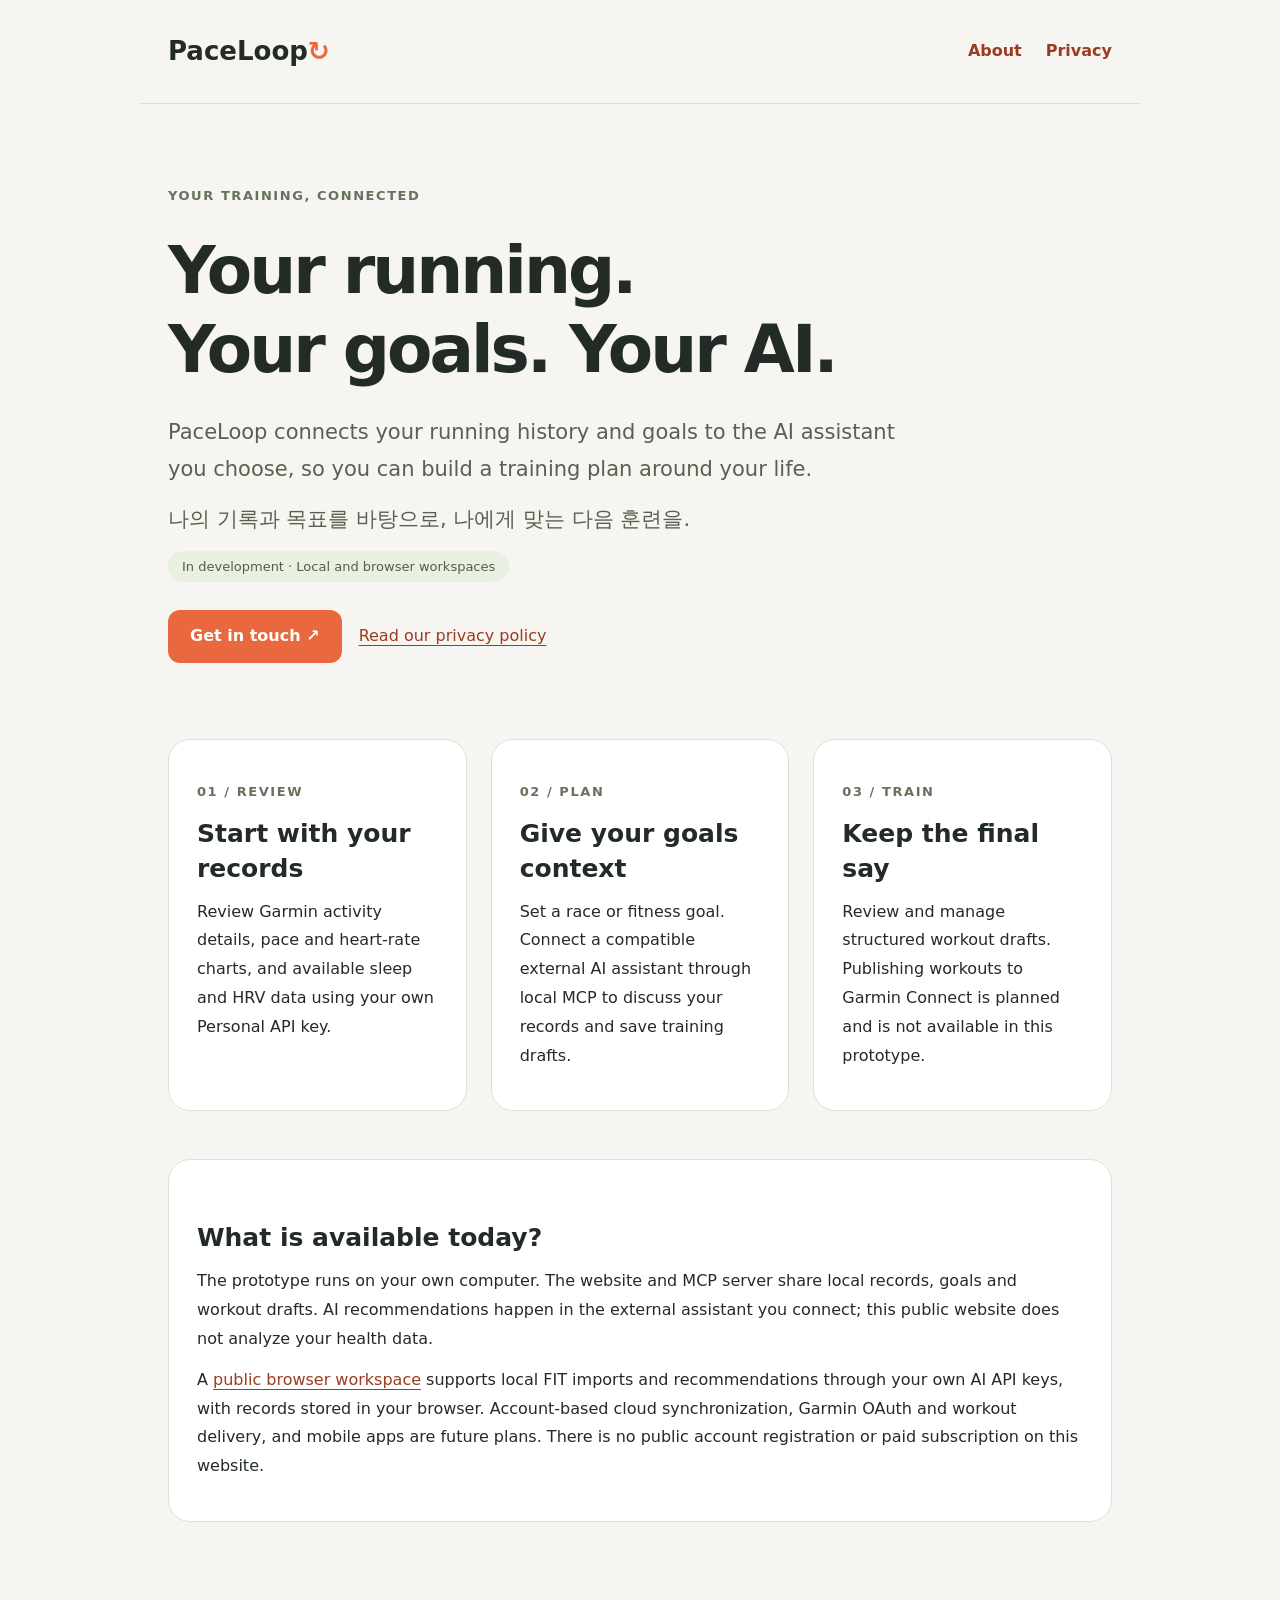
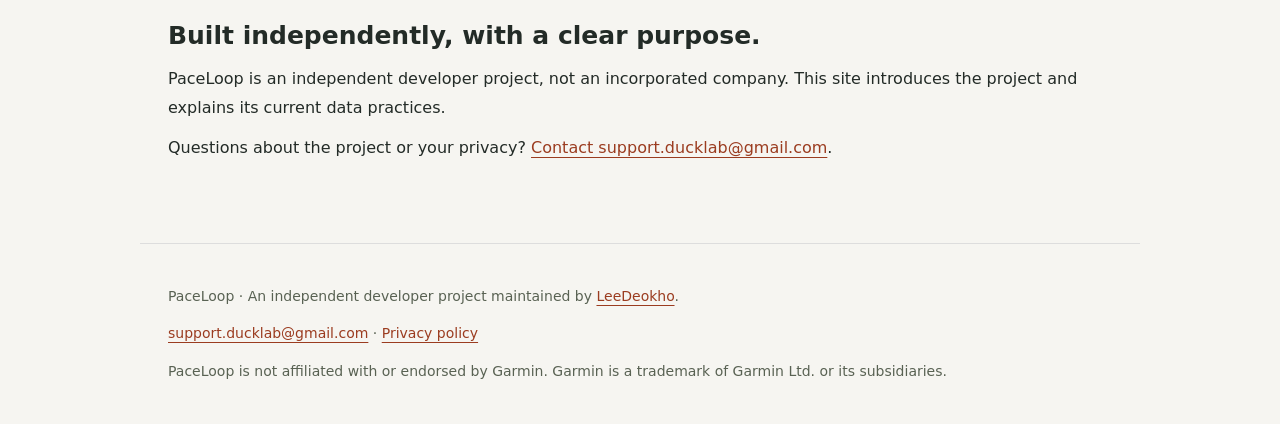
<file: index.html>
<!doctype html>
<html lang="en">
<head>
<meta charset="utf-8">
<meta name="viewport" content="width=device-width,initial-scale=1">
<title>Your training, connected | PaceLoop</title>
<meta name="description" content="PaceLoop, an independent running training project. Learn about the local prototype and how data is handled.">
<link rel="stylesheet" href="./style.css">
</head>
<body>
<header>
<a class="brand" href="./">PaceLoop<span aria-hidden="true" style="color:#e9683d">↻</span>
</a>
<nav aria-label="Main navigation">
<a href="./">About</a>
<a href="./privacy/">Privacy</a>
</nav>
</header>
<main>
<section class="hero">
<p class="eyebrow">YOUR TRAINING, CONNECTED</p>
<h1>Your running.<br>Your goals. Your AI.</h1>
<p class="lead">PaceLoop connects your running history and goals to the AI assistant you choose, so you can build a training plan around your life.</p>
<p lang="ko" class="lead">나의 기록과 목표를 바탕으로, 나에게 맞는 다음 훈련을.</p>
<span class="tag">In development · Local and browser workspaces</span>
<p>
<a class="button" href="mailto:support.ducklab@gmail.com">Get in touch ↗</a>
<a href="privacy/">Read our privacy policy</a>
</p>
</section>
<section class="grid" aria-label="How PaceLoop works">
<article class="panel">
<p class="eyebrow">01 / REVIEW</p>
<h2>Start with your records</h2>
<p>Review Garmin activity details, pace and heart-rate charts, and available sleep and HRV data using your own Personal API key.</p>
</article>
<article class="panel">
<p class="eyebrow">02 / PLAN</p>
<h2>Give your goals context</h2>
<p>Set a race or fitness goal. Connect a compatible external AI assistant through local MCP to discuss your records and save training drafts.</p>
</article>
<article class="panel">
<p class="eyebrow">03 / TRAIN</p>
<h2>Keep the final say</h2>
<p>Review and manage structured workout drafts. Publishing workouts to Garmin Connect is planned and is not available in this prototype.</p>
</article>
</section>
<section class="panel">
<h2>What is available today?</h2>
<p>The prototype runs on your own computer. The website and MCP server share local records, goals and workout drafts. AI recommendations happen in the external assistant you connect; this public website does not analyze your health data.</p>
<p>A <a href="https://paceloop.emeralho.workers.dev/">public browser workspace</a> supports local FIT imports and recommendations through your own AI API keys, with records stored in your browser. Account-based cloud synchronization, Garmin OAuth and workout delivery, and mobile apps are future plans. There is no public account registration or paid subscription on this website.</p>
</section>
<section class="hero">
<h2>Built independently, with a clear purpose.</h2>
<p>PaceLoop is an independent developer project, not an incorporated company. This site introduces the project and explains its current data practices.</p>
<p>Questions about the project or your privacy? <a href="mailto:support.ducklab@gmail.com">Contact support.ducklab@gmail.com</a>.</p>
</section>
</main>
<footer>
<p>PaceLoop · An independent developer project maintained by <a href="https://github.com/LeeDeokho">LeeDeokho</a>.</p>
<p>
<a href="mailto:support.ducklab@gmail.com">support.ducklab@gmail.com</a> · <a href="./privacy/">Privacy policy</a>
</p>
<p>PaceLoop is not affiliated with or endorsed by Garmin. Garmin is a trademark of Garmin Ltd. or its subsidiaries.</p>
</footer>
</body>
</html>
</file>
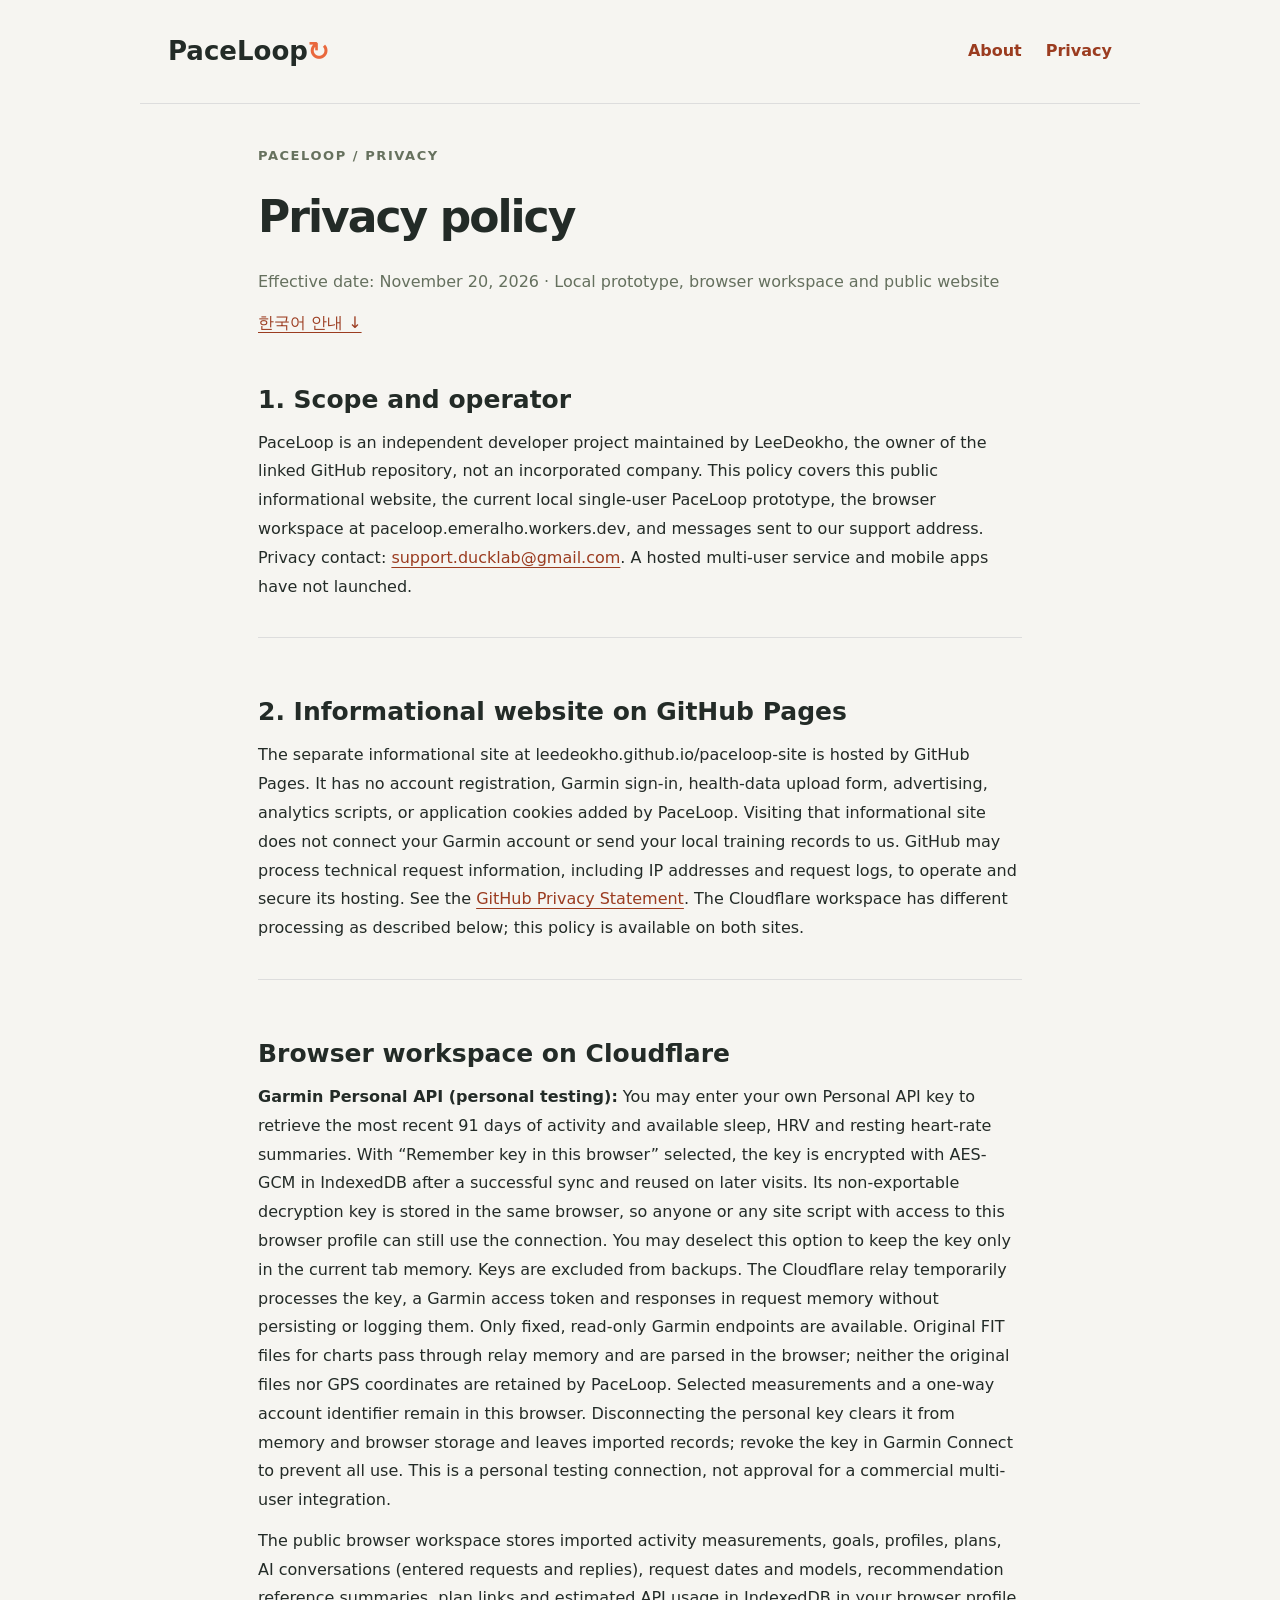
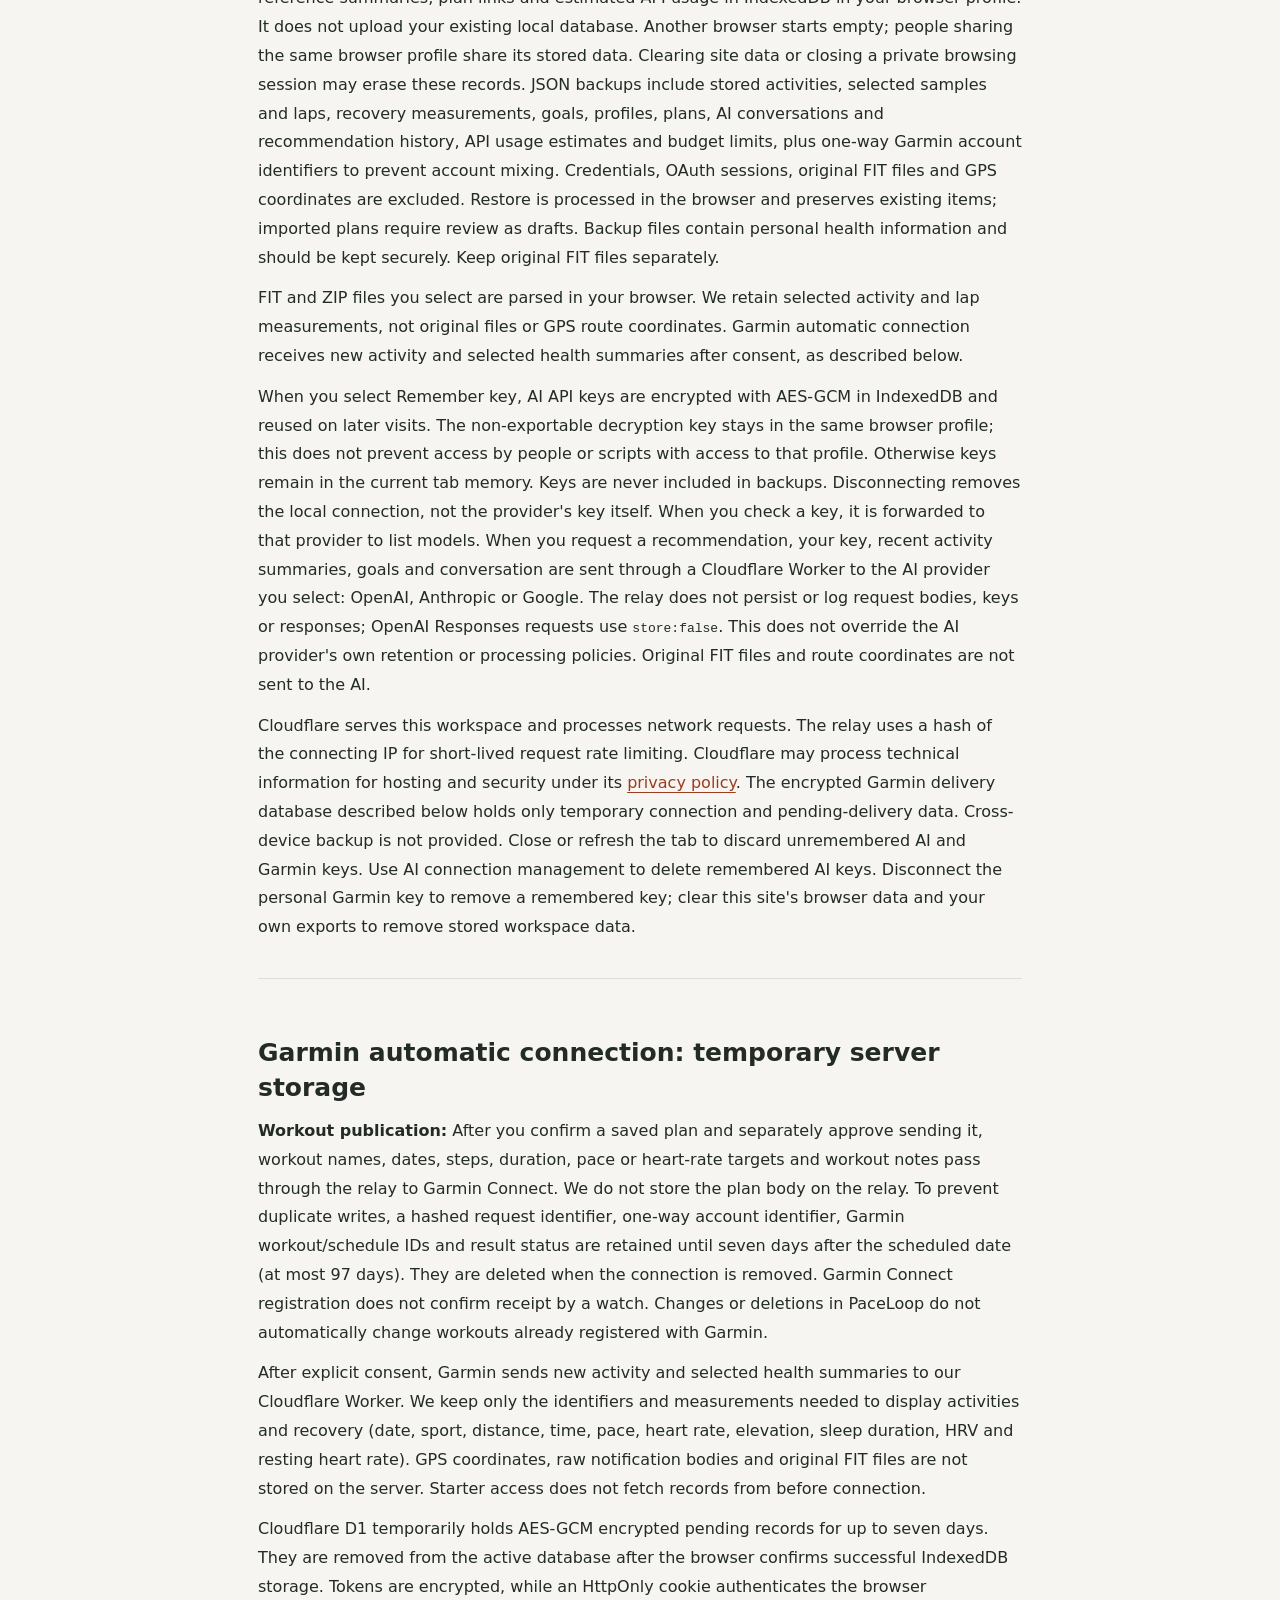
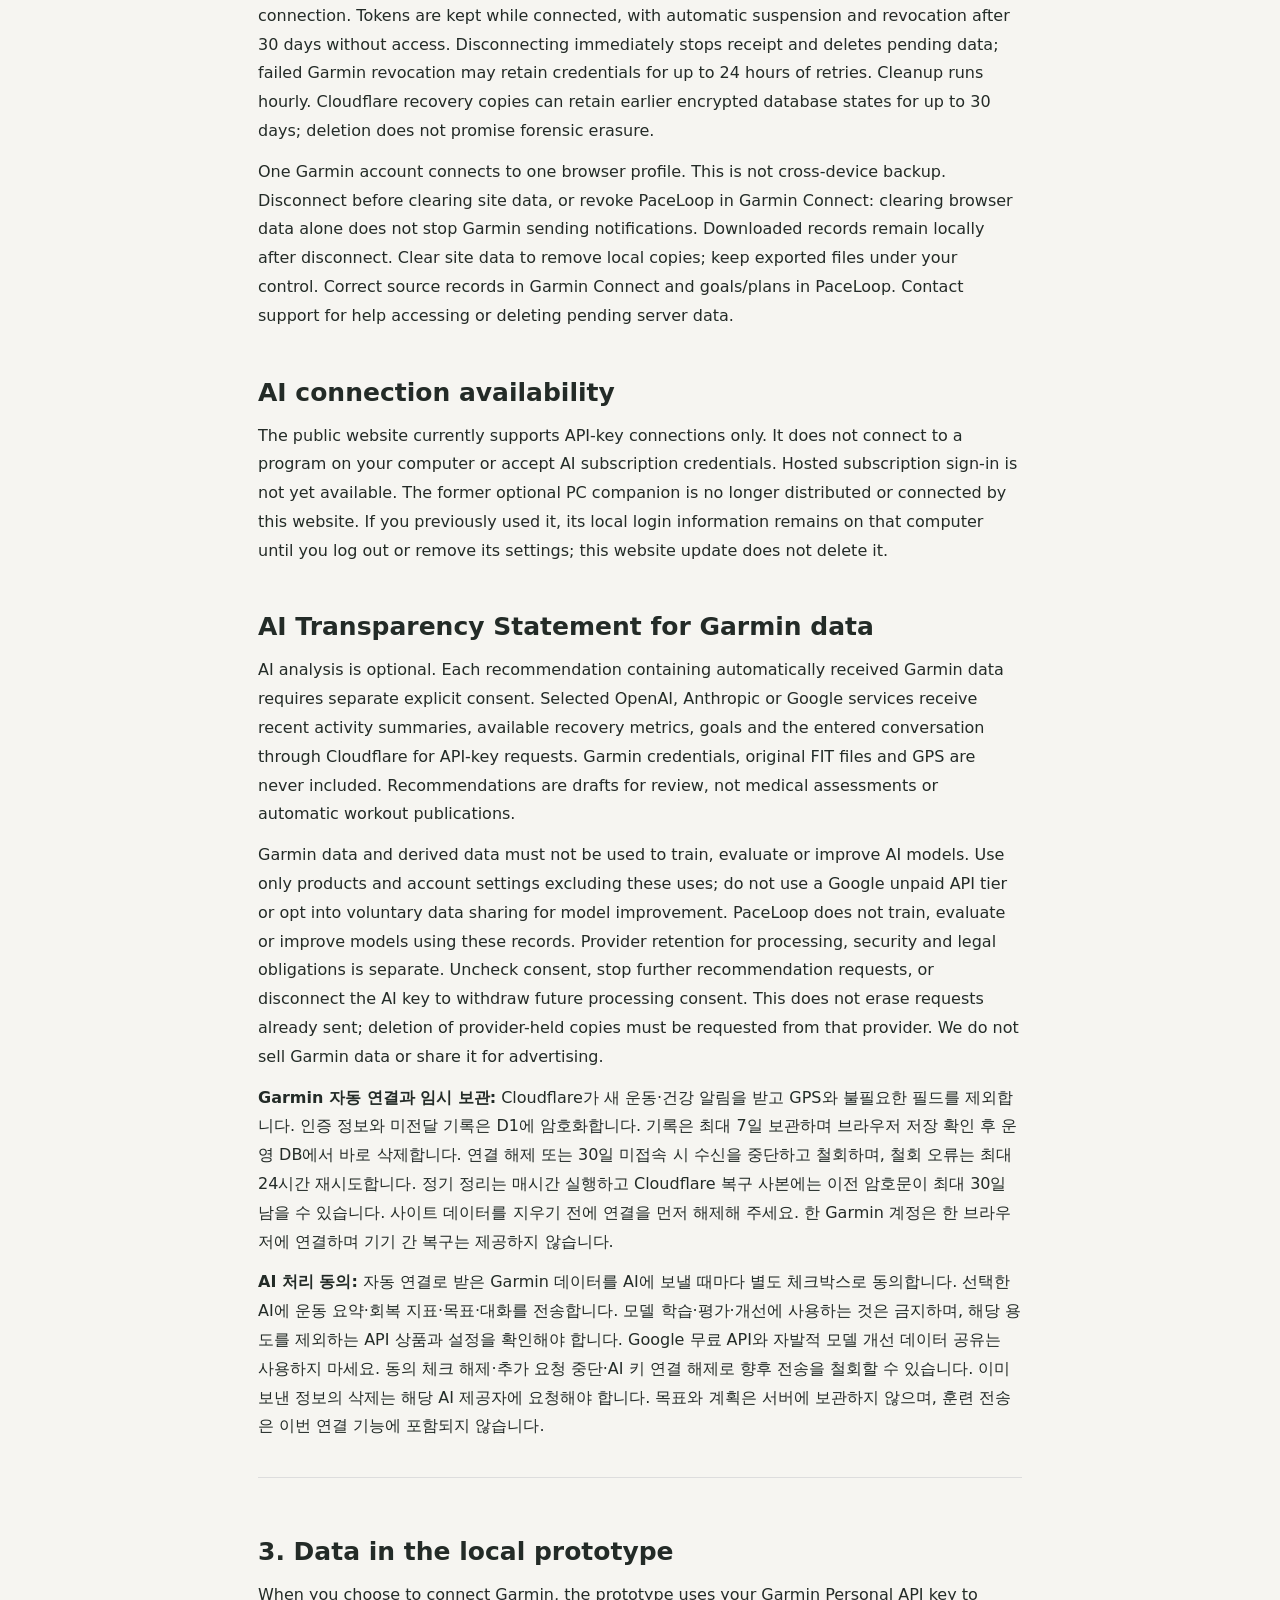
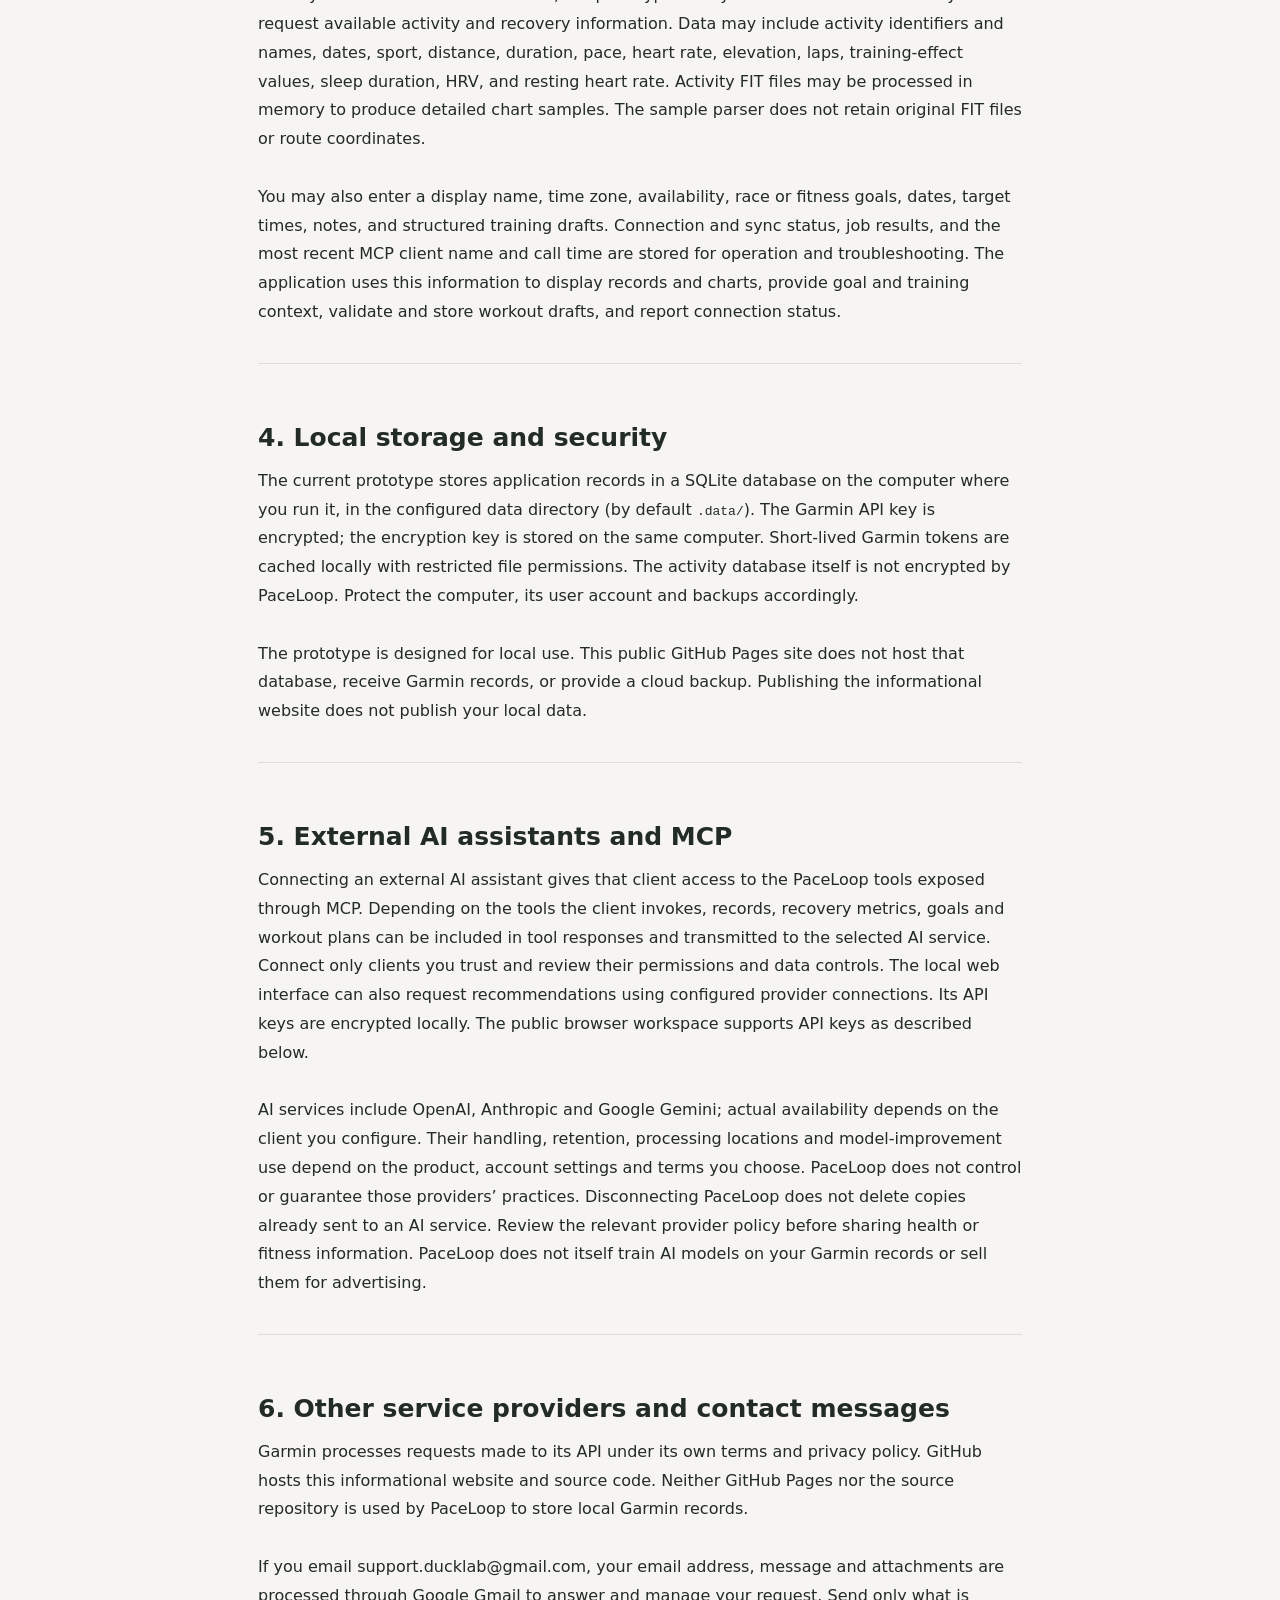
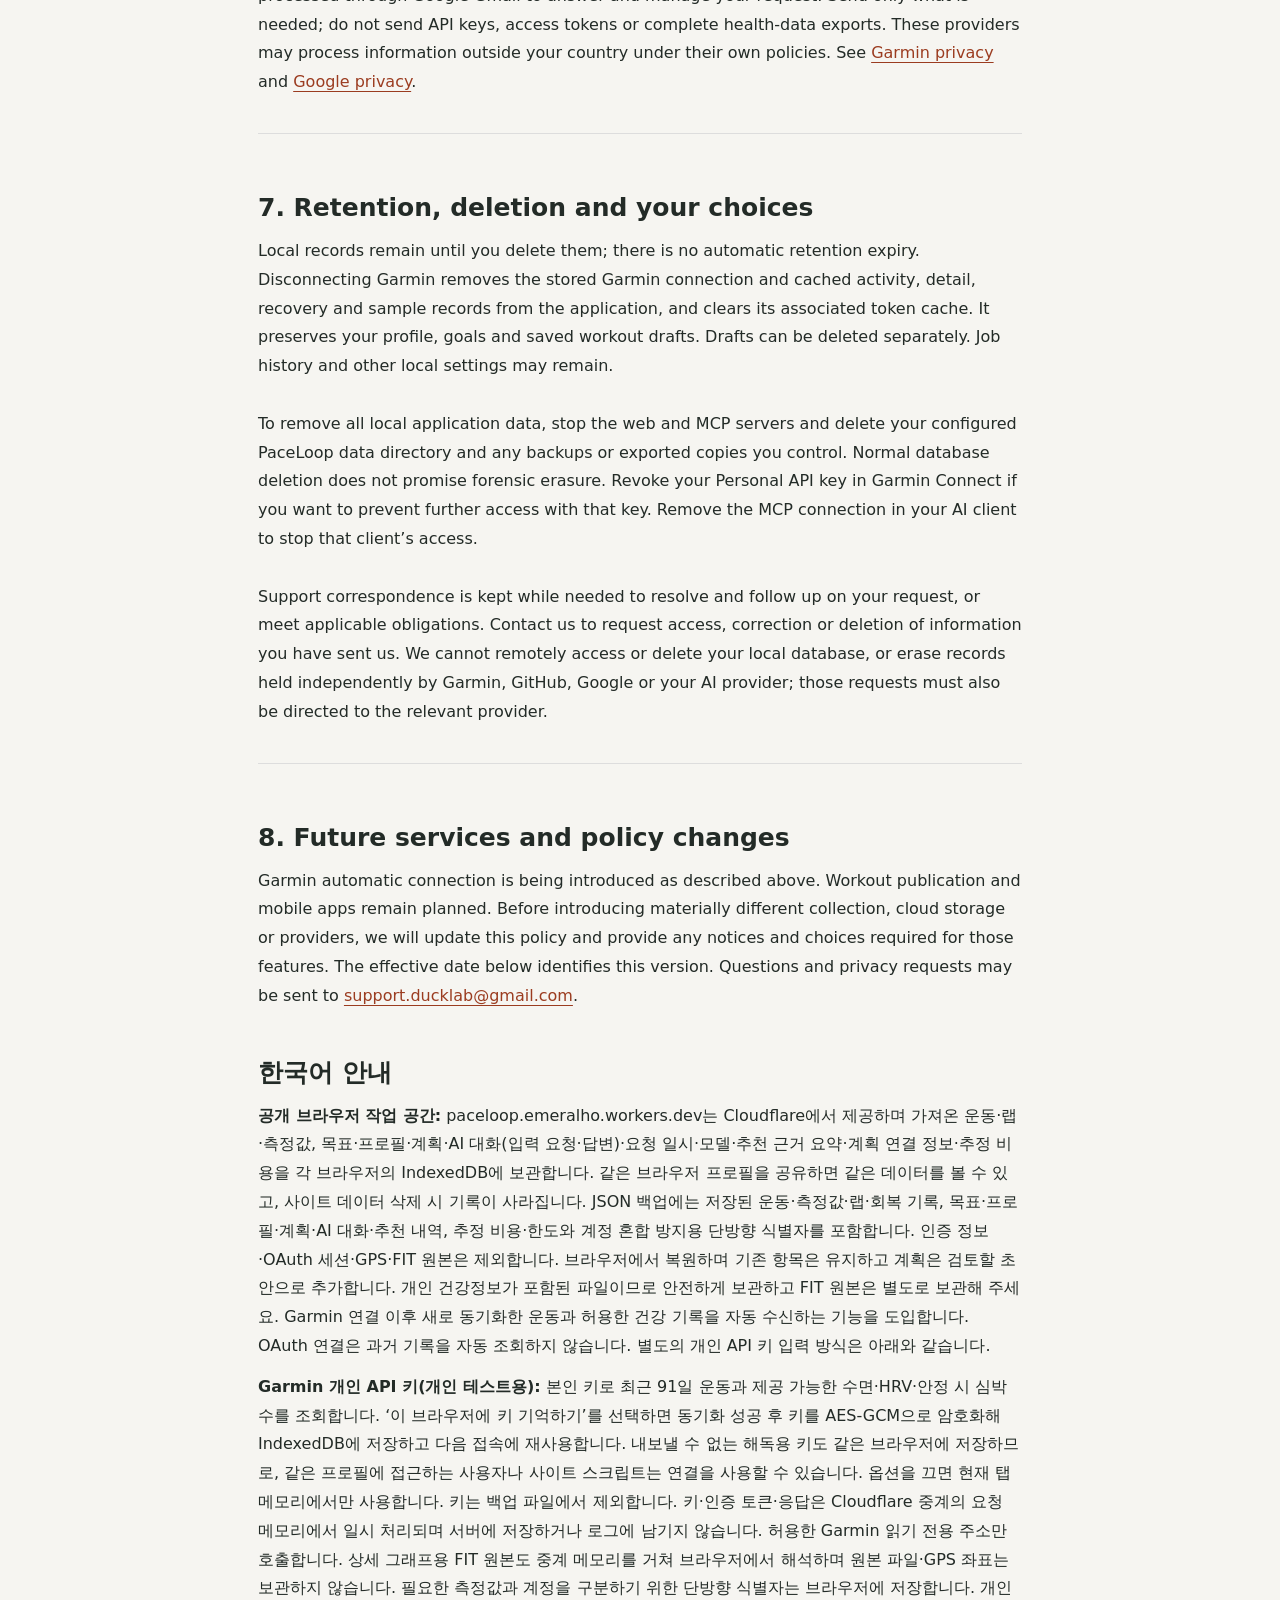
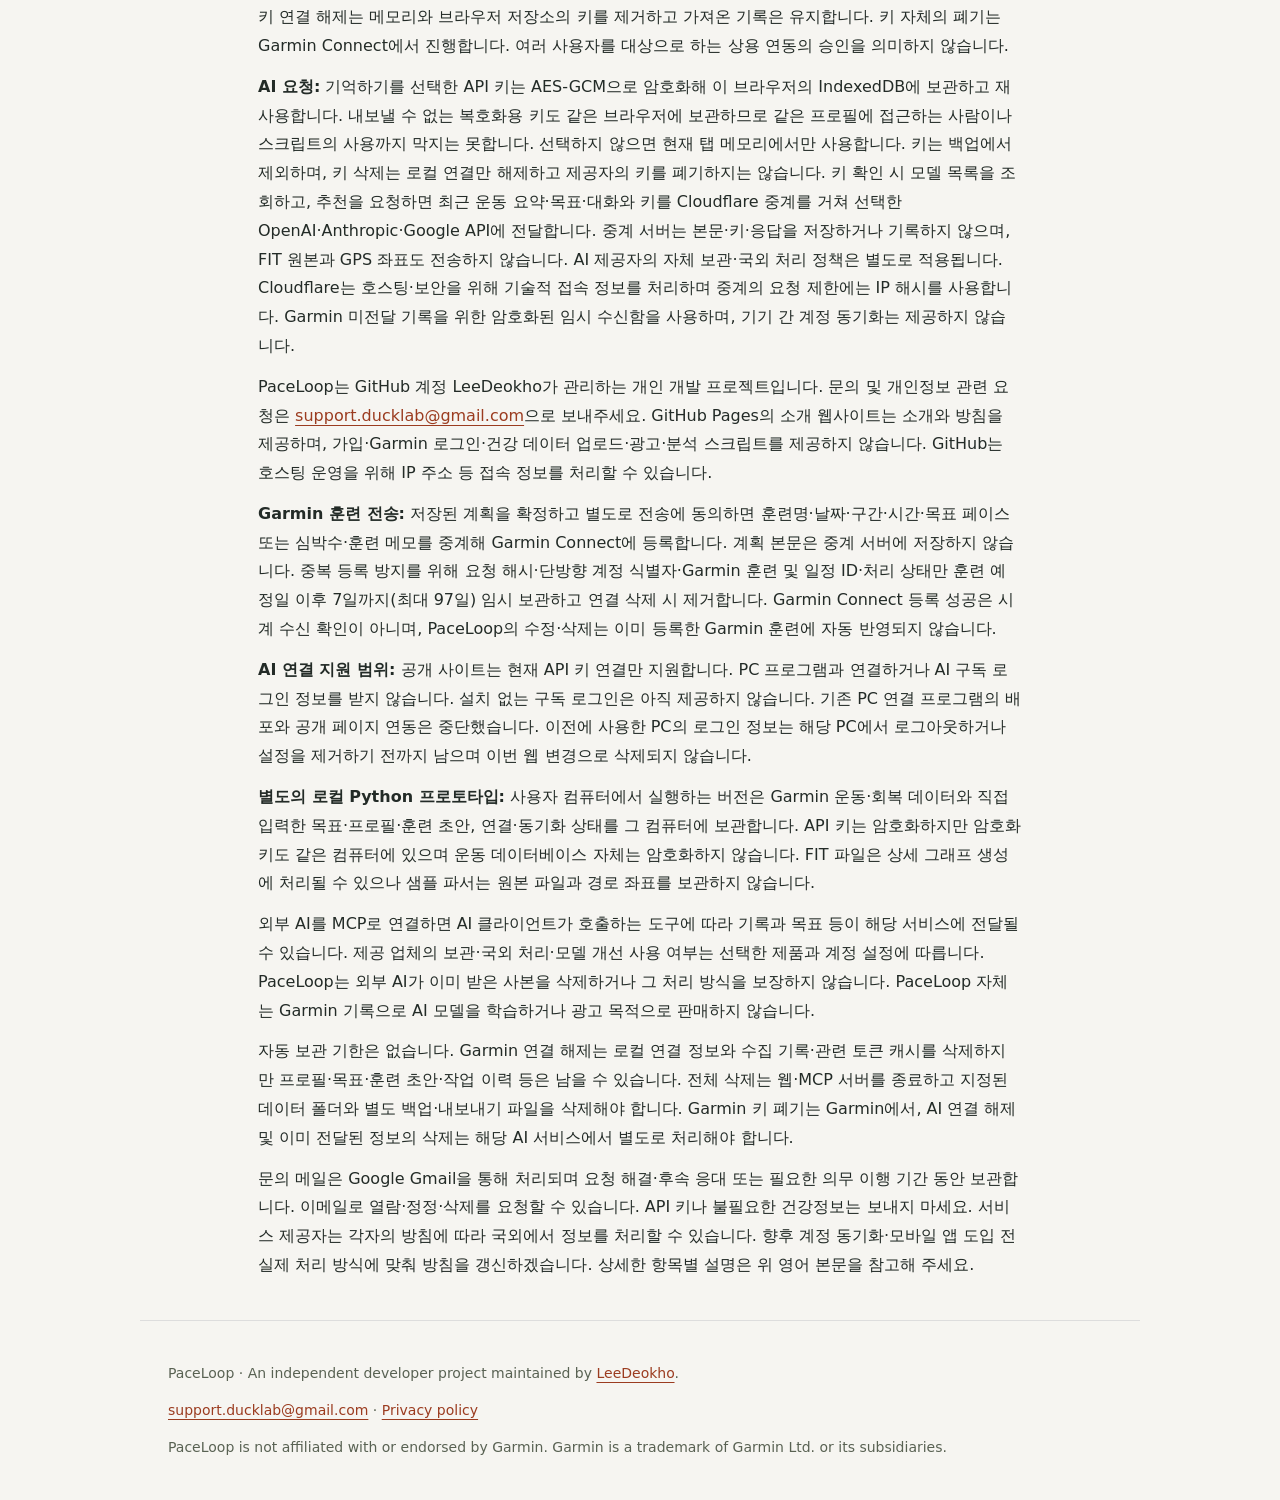
<file: privacy/index.html>
<!doctype html>
<html lang="en">
<head>
<meta charset="utf-8">
<meta name="viewport" content="width=device-width,initial-scale=1">
<title>Privacy policy | PaceLoop</title>
<meta name="description" content="PaceLoop, an independent running training project. Learn about the local prototype and how data is handled.">
<link rel="stylesheet" href="../style.css">
</head>
<body>
<header>
<a class="brand" href="../">PaceLoop<span aria-hidden="true" style="color:#e9683d">↻</span>
</a>
<nav aria-label="Main navigation">
<a href="../">About</a>
<a href="../privacy/">Privacy</a>
</nav>
</header>
<main class="policy">
<p class="eyebrow">PACELOOP / PRIVACY</p>
<h1>Privacy policy</h1>
<p class="muted">Effective date: November 20, 2026 · Local prototype, browser workspace and public website</p>
<p>
<a href="#korean">한국어 안내 ↓</a>
</p>
<section>
<h2>1. Scope and operator</h2>
<p>PaceLoop is an independent developer project maintained by LeeDeokho, the owner of the linked GitHub repository, not an incorporated company. This policy covers this public informational website, the current local single-user PaceLoop prototype, the browser workspace at paceloop.emeralho.workers.dev, and messages sent to our support address. Privacy contact: <a href="mailto:support.ducklab@gmail.com">support.ducklab@gmail.com</a>. A hosted multi-user service and mobile apps have not launched.</p>
</section>
<section>
<h2>2. Informational website on GitHub Pages</h2>
<p>The separate informational site at leedeokho.github.io/paceloop-site is hosted by GitHub Pages. It has no account registration, Garmin sign-in, health-data upload form, advertising, analytics scripts, or application cookies added by PaceLoop. Visiting that informational site does not connect your Garmin account or send your local training records to us. GitHub may process technical request information, including IP addresses and request logs, to operate and secure its hosting. See the <a href="https://docs.github.com/en/site-policy/privacy-policies/github-general-privacy-statement">GitHub Privacy Statement</a>. The Cloudflare workspace has different processing as described below; this policy is available on both sites.</p>
</section>
<section>
<h2>Browser workspace on Cloudflare</h2>
<p><strong>Garmin Personal API (personal testing):</strong> You may enter your own Personal API key to retrieve the most recent 91 days of activity and available sleep, HRV and resting heart-rate summaries. With “Remember key in this browser” selected, the key is encrypted with AES-GCM in IndexedDB after a successful sync and reused on later visits. Its non-exportable decryption key is stored in the same browser, so anyone or any site script with access to this browser profile can still use the connection. You may deselect this option to keep the key only in the current tab memory. Keys are excluded from backups. The Cloudflare relay temporarily processes the key, a Garmin access token and responses in request memory without persisting or logging them. Only fixed, read-only Garmin endpoints are available. Original FIT files for charts pass through relay memory and are parsed in the browser; neither the original files nor GPS coordinates are retained by PaceLoop. Selected measurements and a one-way account identifier remain in this browser. Disconnecting the personal key clears it from memory and browser storage and leaves imported records; revoke the key in Garmin Connect to prevent all use. This is a personal testing connection, not approval for a commercial multi-user integration.</p>

<p>The public browser workspace stores imported activity measurements, goals, profiles, plans, AI conversations (entered requests and replies), request dates and models, recommendation reference summaries, plan links and estimated API usage in IndexedDB in your browser profile. It does not upload your existing local database. Another browser starts empty; people sharing the same browser profile share its stored data. Clearing site data or closing a private browsing session may erase these records. JSON backups include stored activities, selected samples and laps, recovery measurements, goals, profiles, plans, AI conversations and recommendation history, API usage estimates and budget limits, plus one-way Garmin account identifiers to prevent account mixing. Credentials, OAuth sessions, original FIT files and GPS coordinates are excluded. Restore is processed in the browser and preserves existing items; imported plans require review as drafts. Backup files contain personal health information and should be kept securely. Keep original FIT files separately.</p>
<p>FIT and ZIP files you select are parsed in your browser. We retain selected activity and lap measurements, not original files or GPS route coordinates. Garmin automatic connection receives new activity and selected health summaries after consent, as described below.</p>
<p>When you select Remember key, AI API keys are encrypted with AES-GCM in IndexedDB and reused on later visits. The non-exportable decryption key stays in the same browser profile; this does not prevent access by people or scripts with access to that profile. Otherwise keys remain in the current tab memory. Keys are never included in backups. Disconnecting removes the local connection, not the provider's key itself. When you check a key, it is forwarded to that provider to list models. When you request a recommendation, your key, recent activity summaries, goals and conversation are sent through a Cloudflare Worker to the AI provider you select: OpenAI, Anthropic or Google. The relay does not persist or log request bodies, keys or responses; OpenAI Responses requests use <code>store:false</code>. This does not override the AI provider's own retention or processing policies. Original FIT files and route coordinates are not sent to the AI.</p>
<p>Cloudflare serves this workspace and processes network requests. The relay uses a hash of the connecting IP for short-lived request rate limiting. Cloudflare may process technical information for hosting and security under its <a href="https://www.cloudflare.com/privacypolicy/">privacy policy</a>. The encrypted Garmin delivery database described below holds only temporary connection and pending-delivery data. Cross-device backup is not provided. Close or refresh the tab to discard unremembered AI and Garmin keys. Use AI connection management to delete remembered AI keys. Disconnect the personal Garmin key to remove a remembered key; clear this site's browser data and your own exports to remove stored workspace data.</p>
</section>
<section>
<h2>Garmin automatic connection: temporary server storage</h2>
<p><strong>Workout publication:</strong> After you confirm a saved plan and separately approve sending it, workout names, dates, steps, duration, pace or heart-rate targets and workout notes pass through the relay to Garmin Connect. We do not store the plan body on the relay. To prevent duplicate writes, a hashed request identifier, one-way account identifier, Garmin workout/schedule IDs and result status are retained until seven days after the scheduled date (at most 97 days). They are deleted when the connection is removed. Garmin Connect registration does not confirm receipt by a watch. Changes or deletions in PaceLoop do not automatically change workouts already registered with Garmin.</p>
<p>After explicit consent, Garmin sends new activity and selected health summaries to our Cloudflare Worker. We keep only the identifiers and measurements needed to display activities and recovery (date, sport, distance, time, pace, heart rate, elevation, sleep duration, HRV and resting heart rate). GPS coordinates, raw notification bodies and original FIT files are not stored on the server. Starter access does not fetch records from before connection.</p>
<p>Cloudflare D1 temporarily holds AES-GCM encrypted pending records for up to seven days. They are removed from the active database after the browser confirms successful IndexedDB storage. Tokens are encrypted, while an HttpOnly cookie authenticates the browser connection. Tokens are kept while connected, with automatic suspension and revocation after 30 days without access. Disconnecting immediately stops receipt and deletes pending data; failed Garmin revocation may retain credentials for up to 24 hours of retries. Cleanup runs hourly. Cloudflare recovery copies can retain earlier encrypted database states for up to 30 days; deletion does not promise forensic erasure.</p>
<p>One Garmin account connects to one browser profile. This is not cross-device backup. Disconnect before clearing site data, or revoke PaceLoop in Garmin Connect: clearing browser data alone does not stop Garmin sending notifications. Downloaded records remain locally after disconnect. Clear site data to remove local copies; keep exported files under your control. Correct source records in Garmin Connect and goals/plans in PaceLoop. Contact support for help accessing or deleting pending server data.</p>
<h2>AI connection availability</h2>
<p>The public website currently supports API-key connections only. It does not connect to a program on your computer or accept AI subscription credentials. Hosted subscription sign-in is not yet available. The former optional PC companion is no longer distributed or connected by this website. If you previously used it, its local login information remains on that computer until you log out or remove its settings; this website update does not delete it.</p>
<h2>AI Transparency Statement for Garmin data</h2>
<p>AI analysis is optional. Each recommendation containing automatically received Garmin data requires separate explicit consent. Selected OpenAI, Anthropic or Google services receive recent activity summaries, available recovery metrics, goals and the entered conversation through Cloudflare for API-key requests. Garmin credentials, original FIT files and GPS are never included. Recommendations are drafts for review, not medical assessments or automatic workout publications.</p>
<p>Garmin data and derived data must not be used to train, evaluate or improve AI models. Use only products and account settings excluding these uses; do not use a Google unpaid API tier or opt into voluntary data sharing for model improvement. PaceLoop does not train, evaluate or improve models using these records. Provider retention for processing, security and legal obligations is separate. Uncheck consent, stop further recommendation requests, or disconnect the AI key to withdraw future processing consent. This does not erase requests already sent; deletion of provider-held copies must be requested from that provider. We do not sell Garmin data or share it for advertising.</p>
<p lang="ko"><strong>Garmin 자동 연결과 임시 보관:</strong> Cloudflare가 새 운동·건강 알림을 받고 GPS와 불필요한 필드를 제외합니다. 인증 정보와 미전달 기록은 D1에 암호화합니다. 기록은 최대 7일 보관하며 브라우저 저장 확인 후 운영 DB에서 바로 삭제합니다. 연결 해제 또는 30일 미접속 시 수신을 중단하고 철회하며, 철회 오류는 최대 24시간 재시도합니다. 정기 정리는 매시간 실행하고 Cloudflare 복구 사본에는 이전 암호문이 최대 30일 남을 수 있습니다. 사이트 데이터를 지우기 전에 연결을 먼저 해제해 주세요. 한 Garmin 계정은 한 브라우저에 연결하며 기기 간 복구는 제공하지 않습니다.</p>
<p lang="ko"><strong>AI 처리 동의:</strong> 자동 연결로 받은 Garmin 데이터를 AI에 보낼 때마다 별도 체크박스로 동의합니다. 선택한 AI에 운동 요약·회복 지표·목표·대화를 전송합니다. 모델 학습·평가·개선에 사용하는 것은 금지하며, 해당 용도를 제외하는 API 상품과 설정을 확인해야 합니다. Google 무료 API와 자발적 모델 개선 데이터 공유는 사용하지 마세요. 동의 체크 해제·추가 요청 중단·AI 키 연결 해제로 향후 전송을 철회할 수 있습니다. 이미 보낸 정보의 삭제는 해당 AI 제공자에 요청해야 합니다. 목표와 계획은 서버에 보관하지 않으며, 훈련 전송은 이번 연결 기능에 포함되지 않습니다.</p>
</section>
<section>
<h2>3. Data in the local prototype</h2>
<p>When you choose to connect Garmin, the prototype uses your Garmin Personal API key to request available activity and recovery information. Data may include activity identifiers and names, dates, sport, distance, duration, pace, heart rate, elevation, laps, training-effect values, sleep duration, HRV, and resting heart rate. Activity FIT files may be processed in memory to produce detailed chart samples. The sample parser does not retain original FIT files or route coordinates.<br>
<br>You may also enter a display name, time zone, availability, race or fitness goals, dates, target times, notes, and structured training drafts. Connection and sync status, job results, and the most recent MCP client name and call time are stored for operation and troubleshooting. The application uses this information to display records and charts, provide goal and training context, validate and store workout drafts, and report connection status.</p>
</section>
<section>
<h2>4. Local storage and security</h2>
<p>The current prototype stores application records in a SQLite database on the computer where you run it, in the configured data directory (by default <code>.data/</code>). The Garmin API key is encrypted; the encryption key is stored on the same computer. Short-lived Garmin tokens are cached locally with restricted file permissions. The activity database itself is not encrypted by PaceLoop. Protect the computer, its user account and backups accordingly.<br>
<br>The prototype is designed for local use. This public GitHub Pages site does not host that database, receive Garmin records, or provide a cloud backup. Publishing the informational website does not publish your local data.</p>
</section>
<section>
<h2>5. External AI assistants and MCP</h2>
<p>Connecting an external AI assistant gives that client access to the PaceLoop tools exposed through MCP. Depending on the tools the client invokes, records, recovery metrics, goals and workout plans can be included in tool responses and transmitted to the selected AI service. Connect only clients you trust and review their permissions and data controls. The local web interface can also request recommendations using configured provider connections. Its API keys are encrypted locally. The public browser workspace supports API keys as described below.<br>
<br>AI services include OpenAI, Anthropic and Google Gemini; actual availability depends on the client you configure. Their handling, retention, processing locations and model-improvement use depend on the product, account settings and terms you choose. PaceLoop does not control or guarantee those providers’ practices. Disconnecting PaceLoop does not delete copies already sent to an AI service. Review the relevant provider policy before sharing health or fitness information. PaceLoop does not itself train AI models on your Garmin records or sell them for advertising.</p>
</section>
<section>
<h2>6. Other service providers and contact messages</h2>
<p>Garmin processes requests made to its API under its own terms and privacy policy. GitHub hosts this informational website and source code. Neither GitHub Pages nor the source repository is used by PaceLoop to store local Garmin records.<br>
<br>If you email support.ducklab@gmail.com, your email address, message and attachments are processed through Google Gmail to answer and manage your request. Send only what is needed; do not send API keys, access tokens or complete health-data exports. These providers may process information outside your country under their own policies. See <a href="https://www.garmin.com/en-US/privacy/global/">Garmin privacy</a> and <a href="https://policies.google.com/privacy">Google privacy</a>.</p>
</section>
<section>
<h2>7. Retention, deletion and your choices</h2>
<p>Local records remain until you delete them; there is no automatic retention expiry. Disconnecting Garmin removes the stored Garmin connection and cached activity, detail, recovery and sample records from the application, and clears its associated token cache. It preserves your profile, goals and saved workout drafts. Drafts can be deleted separately. Job history and other local settings may remain.<br>
<br>To remove all local application data, stop the web and MCP servers and delete your configured PaceLoop data directory and any backups or exported copies you control. Normal database deletion does not promise forensic erasure. Revoke your Personal API key in Garmin Connect if you want to prevent further access with that key. Remove the MCP connection in your AI client to stop that client’s access.<br>
<br>Support correspondence is kept while needed to resolve and follow up on your request, or meet applicable obligations. Contact us to request access, correction or deletion of information you have sent us. We cannot remotely access or delete your local database, or erase records held independently by Garmin, GitHub, Google or your AI provider; those requests must also be directed to the relevant provider.</p>
</section>
<section>
<h2>8. Future services and policy changes</h2>
<p>Garmin automatic connection is being introduced as described above. Workout publication and mobile apps remain planned. Before introducing materially different collection, cloud storage or providers, we will update this policy and provide any notices and choices required for those features. The effective date below identifies this version. Questions and privacy requests may be sent to <a href="mailto:support.ducklab@gmail.com">support.ducklab@gmail.com</a>.</p>
</section>
<div id="korean">
<section lang="ko">
<h2>한국어 안내</h2><p><strong>공개 브라우저 작업 공간:</strong> paceloop.emeralho.workers.dev는 Cloudflare에서 제공하며 가져온 운동·랩·측정값, 목표·프로필·계획·AI 대화(입력 요청·답변)·요청 일시·모델·추천 근거 요약·계획 연결 정보·추정 비용을 각 브라우저의 IndexedDB에 보관합니다. 같은 브라우저 프로필을 공유하면 같은 데이터를 볼 수 있고, 사이트 데이터 삭제 시 기록이 사라집니다. JSON 백업에는 저장된 운동·측정값·랩·회복 기록, 목표·프로필·계획·AI 대화·추천 내역, 추정 비용·한도와 계정 혼합 방지용 단방향 식별자를 포함합니다. 인증 정보·OAuth 세션·GPS·FIT 원본은 제외합니다. 브라우저에서 복원하며 기존 항목은 유지하고 계획은 검토할 초안으로 추가합니다. 개인 건강정보가 포함된 파일이므로 안전하게 보관하고 FIT 원본은 별도로 보관해 주세요. Garmin 연결 이후 새로 동기화한 운동과 허용한 건강 기록을 자동 수신하는 기능을 도입합니다. OAuth 연결은 과거 기록을 자동 조회하지 않습니다. 별도의 개인 API 키 입력 방식은 아래와 같습니다.</p>
<p><strong>Garmin 개인 API 키(개인 테스트용):</strong> 본인 키로 최근 91일 운동과 제공 가능한 수면·HRV·안정 시 심박수를 조회합니다. ‘이 브라우저에 키 기억하기’를 선택하면 동기화 성공 후 키를 AES-GCM으로 암호화해 IndexedDB에 저장하고 다음 접속에 재사용합니다. 내보낼 수 없는 해독용 키도 같은 브라우저에 저장하므로, 같은 프로필에 접근하는 사용자나 사이트 스크립트는 연결을 사용할 수 있습니다. 옵션을 끄면 현재 탭 메모리에서만 사용합니다. 키는 백업 파일에서 제외합니다. 키·인증 토큰·응답은 Cloudflare 중계의 요청 메모리에서 일시 처리되며 서버에 저장하거나 로그에 남기지 않습니다. 허용한 Garmin 읽기 전용 주소만 호출합니다. 상세 그래프용 FIT 원본도 중계 메모리를 거쳐 브라우저에서 해석하며 원본 파일·GPS 좌표는 보관하지 않습니다. 필요한 측정값과 계정을 구분하기 위한 단방향 식별자는 브라우저에 저장합니다. 개인 키 연결 해제는 메모리와 브라우저 저장소의 키를 제거하고 가져온 기록은 유지합니다. 키 자체의 폐기는 Garmin Connect에서 진행합니다. 여러 사용자를 대상으로 하는 상용 연동의 승인을 의미하지 않습니다.</p>
<p><strong>AI 요청:</strong> 기억하기를 선택한 API 키는 AES-GCM으로 암호화해 이 브라우저의 IndexedDB에 보관하고 재사용합니다. 내보낼 수 없는 복호화용 키도 같은 브라우저에 보관하므로 같은 프로필에 접근하는 사람이나 스크립트의 사용까지 막지는 못합니다. 선택하지 않으면 현재 탭 메모리에서만 사용합니다. 키는 백업에서 제외하며, 키 삭제는 로컬 연결만 해제하고 제공자의 키를 폐기하지는 않습니다. 키 확인 시 모델 목록을 조회하고, 추천을 요청하면 최근 운동 요약·목표·대화와 키를 Cloudflare 중계를 거쳐 선택한 OpenAI·Anthropic·Google API에 전달합니다. 중계 서버는 본문·키·응답을 저장하거나 기록하지 않으며, FIT 원본과 GPS 좌표도 전송하지 않습니다. AI 제공자의 자체 보관·국외 처리 정책은 별도로 적용됩니다. Cloudflare는 호스팅·보안을 위해 기술적 접속 정보를 처리하며 중계의 요청 제한에는 IP 해시를 사용합니다. Garmin 미전달 기록을 위한 암호화된 임시 수신함을 사용하며, 기기 간 계정 동기화는 제공하지 않습니다.</p>

<p>PaceLoop는 GitHub 계정 LeeDeokho가 관리하는 개인 개발 프로젝트입니다. 문의 및 개인정보 관련 요청은 <a href="mailto:support.ducklab@gmail.com">support.ducklab@gmail.com</a>으로 보내주세요. GitHub Pages의 소개 웹사이트는 소개와 방침을 제공하며, 가입·Garmin 로그인·건강 데이터 업로드·광고·분석 스크립트를 제공하지 않습니다. GitHub는 호스팅 운영을 위해 IP 주소 등 접속 정보를 처리할 수 있습니다.</p>
<p><strong>Garmin 훈련 전송:</strong> 저장된 계획을 확정하고 별도로 전송에 동의하면 훈련명·날짜·구간·시간·목표 페이스 또는 심박수·훈련 메모를 중계해 Garmin Connect에 등록합니다. 계획 본문은 중계 서버에 저장하지 않습니다. 중복 등록 방지를 위해 요청 해시·단방향 계정 식별자·Garmin 훈련 및 일정 ID·처리 상태만 훈련 예정일 이후 7일까지(최대 97일) 임시 보관하고 연결 삭제 시 제거합니다. Garmin Connect 등록 성공은 시계 수신 확인이 아니며, PaceLoop의 수정·삭제는 이미 등록한 Garmin 훈련에 자동 반영되지 않습니다.</p>
<p><strong>AI 연결 지원 범위:</strong> 공개 사이트는 현재 API 키 연결만 지원합니다. PC 프로그램과 연결하거나 AI 구독 로그인 정보를 받지 않습니다. 설치 없는 구독 로그인은 아직 제공하지 않습니다. 기존 PC 연결 프로그램의 배포와 공개 페이지 연동은 중단했습니다. 이전에 사용한 PC의 로그인 정보는 해당 PC에서 로그아웃하거나 설정을 제거하기 전까지 남으며 이번 웹 변경으로 삭제되지 않습니다.</p>
<p><strong>별도의 로컬 Python 프로토타입:</strong> 사용자 컴퓨터에서 실행하는 버전은 Garmin 운동·회복 데이터와 직접 입력한 목표·프로필·훈련 초안, 연결·동기화 상태를 그 컴퓨터에 보관합니다. API 키는 암호화하지만 암호화 키도 같은 컴퓨터에 있으며 운동 데이터베이스 자체는 암호화하지 않습니다. FIT 파일은 상세 그래프 생성에 처리될 수 있으나 샘플 파서는 원본 파일과 경로 좌표를 보관하지 않습니다.</p>
<p>외부 AI를 MCP로 연결하면 AI 클라이언트가 호출하는 도구에 따라 기록과 목표 등이 해당 서비스에 전달될 수 있습니다. 제공 업체의 보관·국외 처리·모델 개선 사용 여부는 선택한 제품과 계정 설정에 따릅니다. PaceLoop는 외부 AI가 이미 받은 사본을 삭제하거나 그 처리 방식을 보장하지 않습니다. PaceLoop 자체는 Garmin 기록으로 AI 모델을 학습하거나 광고 목적으로 판매하지 않습니다.</p>
<p>자동 보관 기한은 없습니다. Garmin 연결 해제는 로컬 연결 정보와 수집 기록·관련 토큰 캐시를 삭제하지만 프로필·목표·훈련 초안·작업 이력 등은 남을 수 있습니다. 전체 삭제는 웹·MCP 서버를 종료하고 지정된 데이터 폴더와 별도 백업·내보내기 파일을 삭제해야 합니다. Garmin 키 폐기는 Garmin에서, AI 연결 해제 및 이미 전달된 정보의 삭제는 해당 AI 서비스에서 별도로 처리해야 합니다.</p>
<p>문의 메일은 Google Gmail을 통해 처리되며 요청 해결·후속 응대 또는 필요한 의무 이행 기간 동안 보관합니다. 이메일로 열람·정정·삭제를 요청할 수 있습니다. API 키나 불필요한 건강정보는 보내지 마세요. 서비스 제공자는 각자의 방침에 따라 국외에서 정보를 처리할 수 있습니다. 향후 계정 동기화·모바일 앱 도입 전 실제 처리 방식에 맞춰 방침을 갱신하겠습니다. 상세한 항목별 설명은 위 영어 본문을 참고해 주세요.</p>
</section>
</div>
</main>
<footer>
<p>PaceLoop · An independent developer project maintained by <a href="https://github.com/LeeDeokho">LeeDeokho</a>.</p>
<p>
<a href="mailto:support.ducklab@gmail.com">support.ducklab@gmail.com</a> · <a href="../privacy/">Privacy policy</a>
</p>
<p>PaceLoop is not affiliated with or endorsed by Garmin. Garmin is a trademark of Garmin Ltd. or its subsidiaries.</p>
</footer>
</body>
</html>
</file>
<file: style.css>
*{box-sizing:border-box}html{scroll-behavior:smooth}body{margin:0;background:#f6f5f1;color:#232b27;font-family:system-ui,-apple-system,sans-serif;line-height:1.8}a{color:#9b3c20;text-underline-offset:4px}a:focus-visible{outline:3px solid #ec7048;outline-offset:5px}header,main,footer{max-width:1000px;margin:auto;padding:28px}header{display:flex;justify-content:space-between;align-items:center;border-bottom:1px solid #ddd}header a{text-decoration:none;font-weight:700}.brand{font-size:26px;color:#232b27}nav{display:flex;gap:24px}h1{font-size:clamp(36px,6vw,66px);line-height:1.2;letter-spacing:-.045em;margin:24px 0}h2{font-size:25px;line-height:1.4;margin:32px 0 12px}p{margin:12px 0}.eyebrow{color:#66715e;font-weight:700;letter-spacing:.12em;font-size:13px}.lead{font-size:21px;max-width:740px;color:#56624f}.hero{padding:40px 0}.button{display:inline-block;background:#e9683d;color:#fff;padding:12px 22px;border-radius:12px;text-decoration:none;font-weight:700;margin:16px 12px 0 0}.panel{background:#fff;border:1px solid #dfe2d9;border-radius:22px;padding:28px;margin:24px 0}.grid{display:grid;grid-template-columns:repeat(3,1fr);gap:24px}.grid h2{margin-top:0}.tag{display:inline-block;background:#eaf0e1;color:#4e613e;border-radius:20px;padding:4px 14px;font-size:13px}footer{border-top:1px solid #ddd;font-size:14px;color:#596253;overflow-wrap:anywhere}.policy{max-width:820px}.policy h1{font-size:44px}.policy h2{padding-top:12px}.policy p,.policy li{overflow-wrap:anywhere}.policy section+section{border-top:1px solid #ddd;margin-top:36px;padding-top:12px}.muted{color:#65705e}details{padding:20px 0}summary{cursor:pointer;font-weight:700;font-size:22px} @media(max-width:650px){header,main,footer{padding:20px}.grid{grid-template-columns:1fr;gap:12px}nav{gap:14px;font-size:14px}.panel{padding:20px}.hero{padding:24px 0}.policy h1{font-size:34px}}
</file>
